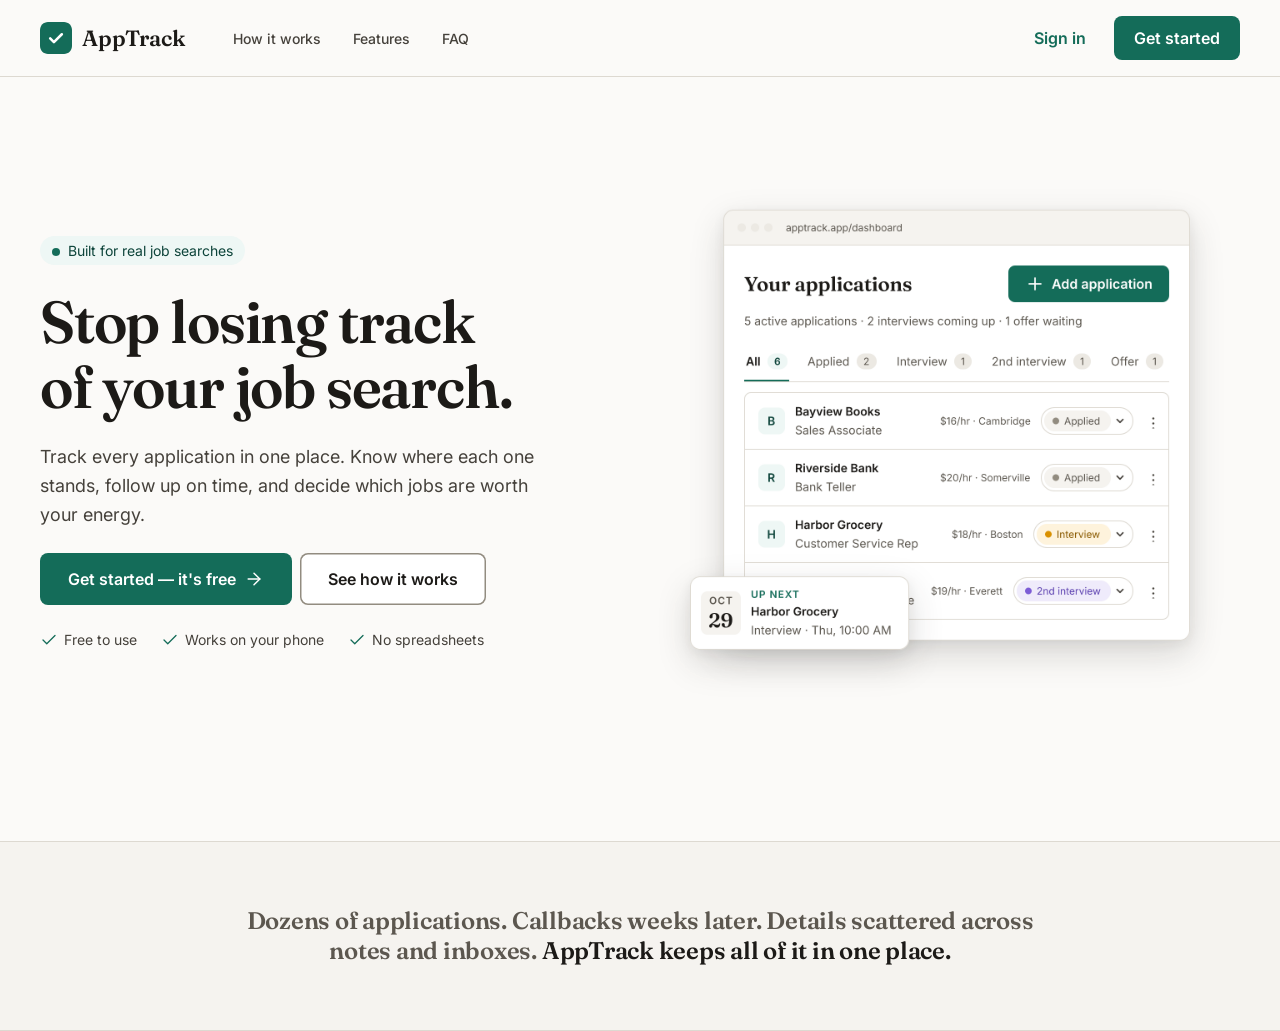
<file: index.html>
<!doctype html>
<html lang="en">
  <head>
    <meta charset="UTF-8" />
    <meta name="viewport" content="width=device-width, initial-scale=1.0" />
    <title>AppTrack</title>

    <!-- Attached CSS -->
    <link rel="stylesheet" href="css/general.css" />
    <link rel="stylesheet" href="css/components.css" />
    <link rel="stylesheet" href="css/landing.css" />
    <link rel="stylesheet" href="css/dashboard.css" />
    <link rel="stylesheet" href="css/queries.css" />

    <!-- Attached JS -->
    <script src="js/script.js" defer></script>

    <!-- Attached Fonts: Fraunces, & Inter -->
    <link rel="preconnect" href="https://fonts.googleapis.com" />
    <link rel="preconnect" href="https://fonts.gstatic.com" crossorigin />
    <link
      href="https://fonts.googleapis.com/css2?family=Fraunces:opsz,wght@9..144,400;9..144,600&family=Inter:opsz,wght@14..32,400;14..32,500;14..32,600&display=swap"
      rel="stylesheet"
    />
  </head>
  <body>
    <a class="skip-link" href="#main-content">Skip to main content</a>

    <header class="header">
      <div class="header__wrapper container">
        <a class="header__brand link" href="#top">
          <img class="header__logo" src="icons/logo-mark.svg" alt="" />
          <span class="header__wordmark">AppTrack</span>
        </a>

        <nav class="nav" id="navigation">
          <ul class="nav__items">
            <li class="nav__item">
              <a class="nav__link" href="#">How it works</a>
            </li>

            <li class="nav__item">
              <a class="nav__link" href="#">Features</a>
            </li>

            <li class="nav__item">
              <a class="nav__link" href="#">FAQ</a>
            </li>
          </ul>
        </nav>

        <div class="header__actions">
          <button class="btn btn--sm btn--ghost" type="button">Sign in</button>

          <button class="btn btn--sm btn--primary" type="button">
            Get started
          </button>
        </div>

        <button
          class="header__btn-nav btn"
          type="button"
          aria-label="navigation menu"
          aria-expanded="false"
          aria-controls="navigation"
        >
          <svg
            class="header__icon-open"
            aria-hidden="true"
            width="24"
            height="24"
            viewBox="0 0 24 24"
            fill="none"
            stroke="currentColor"
            stroke-width="1.75"
            stroke-linecap="round"
            stroke-linejoin="round"
          >
            <path d="M4 5h16" />
            <path d="M4 12h16" />
            <path d="M4 19h16" />
          </svg>

          <svg
            class="header__icon-close"
            aria-hidden="true"
            width="24"
            height="24"
            viewBox="0 0 24 24"
            fill="none"
            stroke="currentColor"
            stroke-width="1.75"
            stroke-linecap="round"
            stroke-linejoin="round"
          >
            <path d="M18 6 6 18" />
            <path d="m6 6 12 12" />
          </svg>
        </button>
      </div>
    </header>

    <main id="main-content">
      <section class="hero">
        <div class="hero__wrapper container">
          <div class="hero__content">
            <div class="hero__textbox">
              <span class="hero__tag">Built for real job searches</span>

              <h1 class="hero__title">Stop losing track of your job search.</h1>
              <p class="hero__description">
                Track every application in one place. Know where each one
                stands, follow up on time, and decide which jobs are worth your
                energy.
              </p>
            </div>

            <div class="hero__actions">
              <button
                class="btn btn--primary btn--lg btn--icon-align"
                type="button"
              >
                <span>Get started &mdash; it's free</span>
                <svg
                  class="hero__btn-icon"
                  aria-hidden="true"
                  width="24"
                  height="24"
                  viewBox="0 0 24 24"
                  fill="none"
                  stroke="currentColor"
                  stroke-width="1.75"
                  stroke-linecap="round"
                  stroke-linejoin="round"
                >
                  <path d="M5 12h14" />
                  <path d="m12 5 7 7-7 7" />
                </svg>
              </button>

              <a class="link btn btn--secondary btn--lg" href="#"
                >See how it works</a
              >
            </div>

            <ul class="hero__benefits">
              <li class="hero__benefit">
                <svg
                  class="hero__benefit-icon"
                  aria-hidden="true"
                  width="24"
                  height="24"
                  viewBox="0 0 24 24"
                  fill="none"
                  stroke="currentColor"
                  stroke-width="1.75"
                  stroke-linecap="round"
                  stroke-linejoin="round"
                >
                  <path d="M20 6 9 17l-5-5" />
                </svg>
                Free to use
              </li>

              <li class="hero__benefit">
                <svg
                  class="hero__benefit-icon"
                  aria-hidden="true"
                  width="24"
                  height="24"
                  viewBox="0 0 24 24"
                  fill="none"
                  stroke="currentColor"
                  stroke-width="1.75"
                  stroke-linecap="round"
                  stroke-linejoin="round"
                >
                  <path d="M20 6 9 17l-5-5" />
                </svg>
                Works on your phone
              </li>

              <li class="hero__benefit">
                <svg
                  class="hero__benefit-icon"
                  aria-hidden="true"
                  width="24"
                  height="24"
                  viewBox="0 0 24 24"
                  fill="none"
                  stroke="currentColor"
                  stroke-width="1.75"
                  stroke-linecap="round"
                  stroke-linejoin="round"
                >
                  <path d="M20 6 9 17l-5-5" />
                </svg>
                No spreadsheets
              </li>
            </ul>
          </div>

          <picture class="hero__picture">
            <source
              media="(max-width: 46.5em)"
              srcset="img/img-hero-mobile.webp"
              width="462"
              height="690"
            />

            <img
              class="hero__image"
              src="img/img-hero-desktop.webp"
              alt="AppTrack dashboard listing job applications, each with its status, and an upcoming interview reminder."
              fetchpriority="high"
              width="720"
              height="648"
            />
          </picture>
        </div>
      </section>

      <div class="statement">
        <div class="container container--statement">
          <p class="statement__text">
            Dozens of applications. Callbacks weeks later. Details scattered
            across notes and inboxes.
            <strong class="statement__highlight">
              AppTrack keeps all of it in one place.
            </strong>
          </p>
        </div>
      </div>
    </main>
  </body>
</html>
</file>
<file: css/general.css>
/* 
==========================================================================
(TOKENS, RESET, BASE)
=========================================================================== 
*/

/*
--- 01 TYPOGRAPHY
Root: 100% (1rem = 16px). rem = px / 16
- Font sizes (px): 10 / 12 / 14 / 16 / 18 / 20 / 24 / 30 / 36 / 44 / 52 / 62 / 74 / 86 / 98
  Pick 7-8 per project. Body text never below 16px.
- Fluid headings: clamp(min, rem + vw, max). Never pure vw (breaks user zoom).
- Weights: 400 regular / 500 medium / 600 semibold / 700 bold.
- Line heights: 1.1 big headings / 1.25 small headings / 1.5 body (default) / 1.6 relaxed text.
- Letter spacing: h1 -0.02em, h2 -0.015em, h3 -0.01em, h4 -0.005em, normal 0, small upper labels 0.08em.

--- 02 COLORS
Two layers: palette (raw values) + semantic roles (what components use).
Components only use semantic tokens. Check contrast: 4.5:1 text, 3:1 large text & UI.

--- 03 IMAGES / 04 ICONS
(ToolBox) One icon pack only. SVG only: https://lucide.dev

--- 05 SHADOWS: sm (small UI) / md (cards, dropdowns) / lg (modals)
--- 06 BORDER-RADIUS: sm 4 / md 8 / lg 12 / full

--- 07 WHITE SPACE
- Spacing (px): 2 / 4 / 8 / 12 / 16 / 24 / 32 / 48 / 64 / 80 / 96 / 128
- Container (px): 1300 (lg) / 1200 (md) + gutter on the sides

--- 08 ANIMATIONS / TRANSITIONS
- Durations: 200 / 300 / 500ms. Animations need a purpose.
- Name the properties you animate (never transition: all).
- Always respect prefers-reduced-motion.
*/

/*========================*/
/* DESIGN TOKENS          */
/*========================*/
:root {
  /* Font families */
  --ff-heading: 'Fraunces', serif;
  --ff-body: 'Inter', sans-serif;

  /* Font sizes */
  --fs-10: 0.625rem;
  --fs-12: 0.75rem;
  --fs-14: 0.875rem;
  --fs-16: 1rem;
  --fs-18: 1.125rem;
  --fs-20: 1.25rem;
  --fs-22: 1.375rem; /* Only for the logo's wordmark */
  --fs-24: 1.5rem;
  --fs-30: 1.875rem;
  --fs-36: 2.25rem;
  --fs-44: 2.75rem;
  --fs-52: 3.25rem;
  --fs-62: 3.875rem;
  --fs-74: 4.625rem;
  --fs-86: 5.375rem;
  --fs-98: 6.125rem;

  /* Fluid sizes: clamp(min, rem + vw, max) */
  --fs-hero: clamp(2.75rem, 2.332rem + 1.714vw, 3.875rem);

  /* Font weights */
  --fw-regular: 400;
  --fw-medium: 500;
  --fw-semibold: 600;
  --fw-bold: 700;

  /* Line heights */
  --lh-tight: 1.1;
  --lh-dense: 1.2;
  --lh-snug: 1.25;
  --lh-medium: 1.4;
  --lh-normal: 1.5;
  --lh-relaxed: 1.6;

  /* Letter spacing */
  --ls-tight: -0.02em;
  --ls-dense: -0.015em;
  --ls-snug: -0.01em;
  --ls-medium: -0.005em;
  --ls-normal: 0;
  --ls-wide: 0.08em;

  /* Spacing */
  --space-2: 0.125rem;
  --space-4: 0.25rem;
  --space-6: 0.375rem; /* Only for the hero checkmarks icon and text small gap (exception) */
  --space-8: 0.5rem;
  --space-10: 0.625rem; /* Only for button padding and small gaps (exception) */
  --space-12: 0.75rem;
  --space-14: 0.875rem; /* Only for hero button padding (exception) */
  --space-16: 1rem;
  --space-20: 1.25rem; /* Only for button padding and small gaps (exception) */
  --space-24: 1.5rem;
  --space-28: 1.75rem; /* Only for hero button padding (exception) */
  --space-32: 2rem;
  --space-48: 3rem;
  --space-64: 4rem;
  --space-80: 5rem;
  --space-96: 6rem;
  --space-128: 8rem;

  /* Layout */
  --container-lg: 81.25rem;
  --container-md: 75rem;
  --container-statement: 50rem; /* For STATEMENT BAND only (800px) */
  --gutter: 1.5rem;

  /* Border radius */
  --radius-sm: 0.25rem;
  --radius-md: 0.5rem;
  --radius-lg: 0.75rem;
  --radius-full: 9999px;

  /* Shadows */
  --shadow-sm: 0 1px 2px rgb(0 0 0 / 0.06);
  --shadow-md: 0 4px 12px rgb(0 0 0 / 0.08);
  --shadow-lg: 0 12px 32px rgb(0 0 0 / 0.14);

  /* Transitions */
  --duration-fast: 200ms;
  --duration-base: 300ms;
  --duration-slow: 500ms;
  --ease-out: cubic-bezier(0.22, 1, 0.36, 1);
  --ease-in-out: cubic-bezier(0.65, 0, 0.35, 1);

  /* Layers (z-index) */
  --z-dropdown: 100;
  --z-overlay: 200;
  --z-modal: 300;
  --z-toast: 400;
  --z-skip-link: 500;

  /* Colors: palette (raw values, these are never used directly in components) */
  --teal-50: #eef7f5;
  --teal-100: #d5ede7;
  --teal-200: #abdacf;
  --teal-300: #79c1b1;
  --teal-400: #46a390;
  --teal-500: #23866f;
  --teal-600: #146c59;
  --teal-700: #105648;
  --teal-800: #0d443a;
  --teal-900: #0a3029;
  --stone-0: #ffffff;
  --stone-25: #fbfaf8;
  --stone-50: #f5f3ef;
  --stone-100: #ece9e3;
  --stone-200: #ddd9d1;
  --stone-300: #c4bfb5;
  --stone-400: #928c80;
  --stone-500: #79736a;
  --stone-600: #5c574f;
  --stone-700: #45413b;
  --stone-800: #2e2b27;
  --stone-900: #1c1a17;
  --amber-100: #fef3dc;
  --amber-500: #d99000;
  --amber-700: #8a5a00;
  --violet-100: #efebfb;
  --violet-500: #7c5cd6;
  --violet-700: #5b3fb0;
  --green-100: #e4f4ea;
  --green-500: #2e9a5c;
  --green-700: #17703f;
  --red-100: #fdecea;
  --red-500: #e04f43;
  --red-700: #b42318;
  --red-800: #912018;

  /* Colors: semantic roles */
  --color-bg: var(--stone-25);
  --color-surface: var(--stone-0);
  --color-surface-muted: var(--stone-50);
  --color-surface-sunken: var(--stone-100);
  --color-text-strong: var(--stone-900);
  --color-text: var(--stone-700);
  --color-text-muted: var(--stone-600);
  --color-text-placeholder: var(--stone-500);
  --color-primary: var(--teal-600);
  --color-primary-hover: var(--teal-700);
  --color-primary-subtle: var(--teal-50);
  --color-primary-strong: var(--teal-800);
  --color-text-on-primary: var(--stone-0);
  --color-border: var(--stone-200);
  --color-border-strong: var(--stone-400);
  --color-focus: var(--teal-500);
  --color-inverse-bg: var(--teal-900);
  --color-text-inverse: var(--teal-50);
  --color-text-inverse-muted: var(--teal-300);
  --color-status-applied-text: var(--stone-600);
  --color-status-applied-bg: var(--stone-50);
  --color-status-applied-dot: var(--stone-400);
  --color-status-interview-text: var(--amber-700);
  --color-status-interview-bg: var(--amber-100);
  --color-status-interview-dot: var(--amber-500);
  --color-status-second-text: var(--violet-700);
  --color-status-second-bg: var(--violet-100);
  --color-status-second-dot: var(--violet-500);
  --color-status-offer-text: var(--green-700);
  --color-status-offer-bg: var(--green-100);
  --color-status-offer-dot: var(--green-500);
  --color-status-rejected-text: var(--red-700);
  --color-status-rejected-bg: var(--red-100);
  --color-status-rejected-dot: var(--red-500);
  --color-danger-text: var(--red-700);
  --color-danger-bg: var(--red-100);
  --color-danger-border: var(--red-500);
  --color-overlay: var(--stone-900);
  --color-danger: var(--red-700);
  --color-danger-hover: var(--red-800);
}

/*========================*/
/* GLOBAL RESET & BASE    */
/*========================*/
*,
::before,
::after {
  margin: 0;
  padding: 0;
  box-sizing: border-box;
}

html {
  font-size: 100%;
}

@media (prefers-reduced-motion: no-preference) {
  html {
    scroll-behavior: smooth;
  }
}

body {
  font-family: var(--ff-body);
  font-size: var(--fs-16);
  font-weight: var(--fw-regular);
  line-height: var(--lh-normal);
  color: var(--color-text);
  background-color: var(--color-bg);
  -webkit-font-smoothing: antialiased;
}

h1,
h2,
h3,
h4 {
  font-family: var(--ff-heading);
  font-weight: var(--fw-semibold);
  line-height: var(--lh-snug);
  color: var(--color-text-strong);
  text-wrap: balance;
}

p {
  text-wrap: pretty;
}

img,
picture,
svg,
video {
  display: block;
  max-width: 100%;
  height: auto;
}

input,
button,
textarea,
select {
  font: inherit;
  color: inherit;
}

button {
  cursor: pointer;
}

:focus-visible {
  outline: 3px solid var(--color-focus);
  outline-offset: 3px;
}

@media (prefers-reduced-motion: reduce) {
  *,
  ::before,
  ::after {
    animation-duration: 0.01ms !important;
    animation-iteration-count: 1 !important;
    transition-duration: 0.01ms !important;
  }
}

/*=========================================*/
/* GENERAL REUSABLE COMPONENTS (Utilities) */
/*========================================*/
.container {
  width: 100%;
  max-width: calc(var(--container-md) + var(--gutter) * 2);
  margin-inline: auto;
  padding-inline: var(--gutter);
}

/* Hides content for everyone */
.hidden {
  display: none;
}

/* Hides content visually but keeps it for screen readers */
.sr-only {
  position: absolute;
  width: 1px;
  height: 1px;
  padding: 0;
  margin: -1px;
  overflow: hidden;
  clip: rect(0, 0, 0, 0);
  white-space: nowrap;
  border: 0;
}

/* Grid containers */
.grid {
  display: grid;
  align-items: center;
}

.grid-2-cols {
  grid-template-columns: repeat(2, 1fr);
}

.grid-4-cols {
  grid-template-columns: repeat(4, 1fr);
}

.grid-6-cols {
  grid-template-columns: repeat(6, 1fr);
}

/*==============================*/
/* HELPER CLASSES               */
/*==============================*/
.margin-bottom-sm {
  margin-bottom: var(--space-16);
}

.margin-bottom-md {
  margin-bottom: var(--space-32);
}

.margin-bottom-lg {
  margin-bottom: var(--space-64);
}
</file>
<file: css/components.css>
/* 
==========================================================================
  SHARED PIECES: BUTTONS, INPUTS, BADGES, MODALS, TOAST
=========================================================================== 
*/

/* link default (removing anchor defaults) */
.link:link,
.link:visited {
  text-decoration: none;
}

/* button default (removing button defaults) */
.btn {
  border: none;
  background: none;
  display: inline-block;
  font-weight: var(--fw-semibold);
  border-radius: var(--radius-md);
  transition: background-color var(--duration-base) var(--ease-out);
}

/* button size (small: 10/20 & large: 14/28 padding)*/
.btn--sm {
  padding: var(--space-10) var(--space-20);
}

.btn--lg {
  padding: var(--space-14) var(--space-28);
}

/* flex rule to alight button text and icon only */
.btn--icon-align {
  display: inline-flex;
  align-items: center;
  gap: var(--space-8);
}

/* primary button (primary color) */
.btn--primary {
  color: var(--color-text-on-primary);
  background-color: var(--color-primary);
}

.btn--primary:hover,
.btn--primary:active {
  background-color: var(--color-primary-hover);
}

/* secondary button (clear background & border)*/
.btn--secondary {
  color: var(--color-text-strong);
  box-shadow: inset 0 0 0 1.5px var(--color-border-strong);
  background-color: var(--color-surface);
}

.btn--secondary:hover,
.btn--secondary:active {
  background-color: var(--color-surface-muted);
}

/* inverse button (light background & primary color on text) */
.btn--inverse {
  color: var(--color-primary-strong);
  background-color: var(--color-primary-subtle);
}

/* ghost button (no background & primary color on text) */
.btn--ghost {
  color: var(--color-primary);
}

.btn--ghost:hover,
.btn--ghost:active {
  background-color: var(--color-surface-muted);
}

/* delete button (red background) */
.btn--danger {
  color: var(--color-text-on-primary);
  background-color: var(--color-danger);
}

.btn--danger:hover,
.btn--danger:active {
  background-color: var(--color-danger-hover);
}
</file>
<file: css/landing.css>
/* 
==========================================================================
LANDING PAGE SECTIONS
=========================================================================== 
*/

/*========================*/
/* SKIP LINK SECTION      */
/*========================*/
.skip-link:link,
.skip-link:visited {
  width: 100%;
  display: inline-block;
  position: fixed;

  text-decoration: none;
  text-align: center;
  color: var(--color-text-on-primary);
  background-color: var(--color-primary);

  font-size: var(--fs-18);
  font-weight: var(--fw-semibold);
  padding: var(--space-32);
  translate: 0 -100%;
  transition: translate var(--duration-fast) var(--ease-out);
  z-index: var(--z-skip-link);
}

.skip-link:focus-visible {
  outline: none;
  outline-offset: 0;
  translate: 0 0;
}

/*========================*/
/* NAV SECTION          */
/*========================*/

.header__wrapper,
.nav__items,
.header__brand,
.header__actions {
  display: flex;
  align-items: center;
}

.header {
  /* position: sticky; */
  border-bottom: 1px solid var(--color-border);
  padding: var(--space-16) 0;
}

.header__wrapper {
  gap: var(--space-48);
}

.nav {
  flex: 1 0 0;
}

.nav__items {
  gap: var(--space-32);
  list-style: none;
}

.header__brand {
  gap: var(--space-10);
}

.header__brand:link .header__wordmark,
.header__brand:visited .header__wordmark {
  transition: color var(--duration-fast) var(--ease-out);
}

.header__brand:hover .header__wordmark,
.header__brand:active .header__wordmark {
  color: var(--color-primary);
}

.nav__link:link,
.nav__link:visited {
  color: inherit;
  font-size: var(--fs-14);
  font-weight: var(--fw-medium);
  line-height: var(--lh-medium);
  text-decoration: underline solid transparent 2px;
  text-underline-offset: var(--space-4);
  transition: text-decoration-color var(--duration-fast) var(--ease-out);
}

.nav__link:hover,
.nav__link:active {
  text-decoration-color: currentColor;
}

.header__wordmark {
  font-size: var(--fs-22);
  font-weight: var(--fw-semibold);
  color: var(--color-text-strong);
  font-family: var(--ff-heading);
}

.header__actions {
  gap: var(--space-8);
}

/*========================*/
/* MOBILE NAV SECTION      */
/*========================*/
.header__btn-nav {
  display: none;
  padding: var(--space-8) var(--space-10);
}

.header__btn-nav:hover,
.header__btn-nav:active {
  background-color: var(--color-surface-muted);
}

.header__icon-close {
  display: none;
}

/*========================*/
/* HERO SECTION          */
/*========================*/
.hero__content,
.hero__textbox {
  display: flex;
  flex-direction: column;
  gap: var(--space-24);
}

.hero {
  margin: var(--space-96) 0 var(--space-128) 0;
}

.hero__wrapper {
  display: grid;
  grid-template-columns: 536fr 600fr;
  align-items: center;
  column-gap: var(--space-64);
}

.hero__tag {
  align-self: flex-start;
  font-size: var(--fs-14);
  color: var(--color-primary-strong);
  padding: var(--space-4) var(--space-12);
  border-radius: var(--radius-full);
  background-color: var(--color-primary-subtle);
}

.hero__tag::before {
  content: '';
  display: inline-block;
  height: var(--space-8);
  width: var(--space-8);
  background-color: var(--color-primary);
  border-radius: var(--radius-full);
  margin-right: var(--space-8);
}

.hero__title {
  font-size: var(--fs-hero);
  line-height: var(--lh-tight);
  letter-spacing: var(--ls-tight);
}

.hero__description {
  font-size: var(--fs-18);
  line-height: var(--lh-relaxed);
}

.hero__actions {
  display: flex;
  align-items: center;
  gap: var(--space-8);
}

.hero__btn-icon {
  height: 1.25em;
  width: 1.25em;
}

.hero__benefits {
  display: flex;
  align-items: center;
  gap: var(--space-24);
  list-style: none;
}

.hero__benefit {
  display: flex;
  align-items: center;
  gap: var(--space-6);
  font-size: var(--fs-14);
}

.hero__benefit-icon {
  height: calc(18 / 14 * 1em);
  width: calc(18 / 14 * 1em);
  color: var(--color-primary);
}

/*========================*/
/* STATEMENT BAND SECTION  */
/*========================*/
.statement {
  text-align: center;
  padding: var(--space-64) 0;
  border-top: 1px solid var(--color-border);
  border-bottom: 1px solid var(--color-border);
  background-color: var(--color-surface-muted);
}

.container--statement {
  max-width: calc(var(--container-statement) + var(--gutter) * 2);
}

.statement__text {
  color: var(--color-text-muted);
  font-size: var(--fs-24);
  font-family: var(--ff-heading);
  font-weight: var(--fw-semibold);
  line-height: var(--lh-snug);
  letter-spacing: var(--ls-snug);
}

.statement__highlight {
  color: var(--color-text-strong);
  font-weight: inherit;
}
</file>
<file: css/dashboard.css>
/* 
==========================================================================
  HEADER, TABS, TABLET, CARDS, UP NEXT
=========================================================================== 
*/
</file>
<file: css/queries.css>
/* 
==========================================================================
   MEDIA QUERIES - RESPONSIVE DESIGN SYSTEM (desktop-first, max-width)
=========================================================================== 
*/

/*
   RULES:
   - Media queries handle LAYOUT: collapse grids, stack rows, mobile nav,
     step down section spacing and gutter, hide decorative elements.
   - Type scales on its own with clamp(). The root font-size stays 100%.
   - Breakpoints in em: px / 16 = em (1em = 16px in queries, always).
   - CSS variables cannot be used inside media query conditions.
   - Place breakpoints where the design breaks, roughly every 150-300px.
*/

/* ====================================== */
/* BELOW 1344px (Smaller desktops) = 84em */
/* ====================================== */
@media (max-width: 84em) {
}

/* ============================================ */
/* BELOW 1232px (Landscape tablets) = 77em      */
/* ============================================ */
@media (max-width: 77em) {
}

/* ============================== */
/* BELOW 944px (Tablets) = 59em   */
/* ============================== */
@media (max-width: 59em) {
}

/* ===================================== */
/* BELOW 744px (Small tablets) = 46.5em  */
/* ===================================== */
@media (max-width: 46.5em) {
}

/* ============================== */
/* BELOW 544px (Phones) = 34em    */
/* ============================== */
@media (max-width: 34em) {
  :root {
    --gutter: 1rem;
  }
}
</file>
